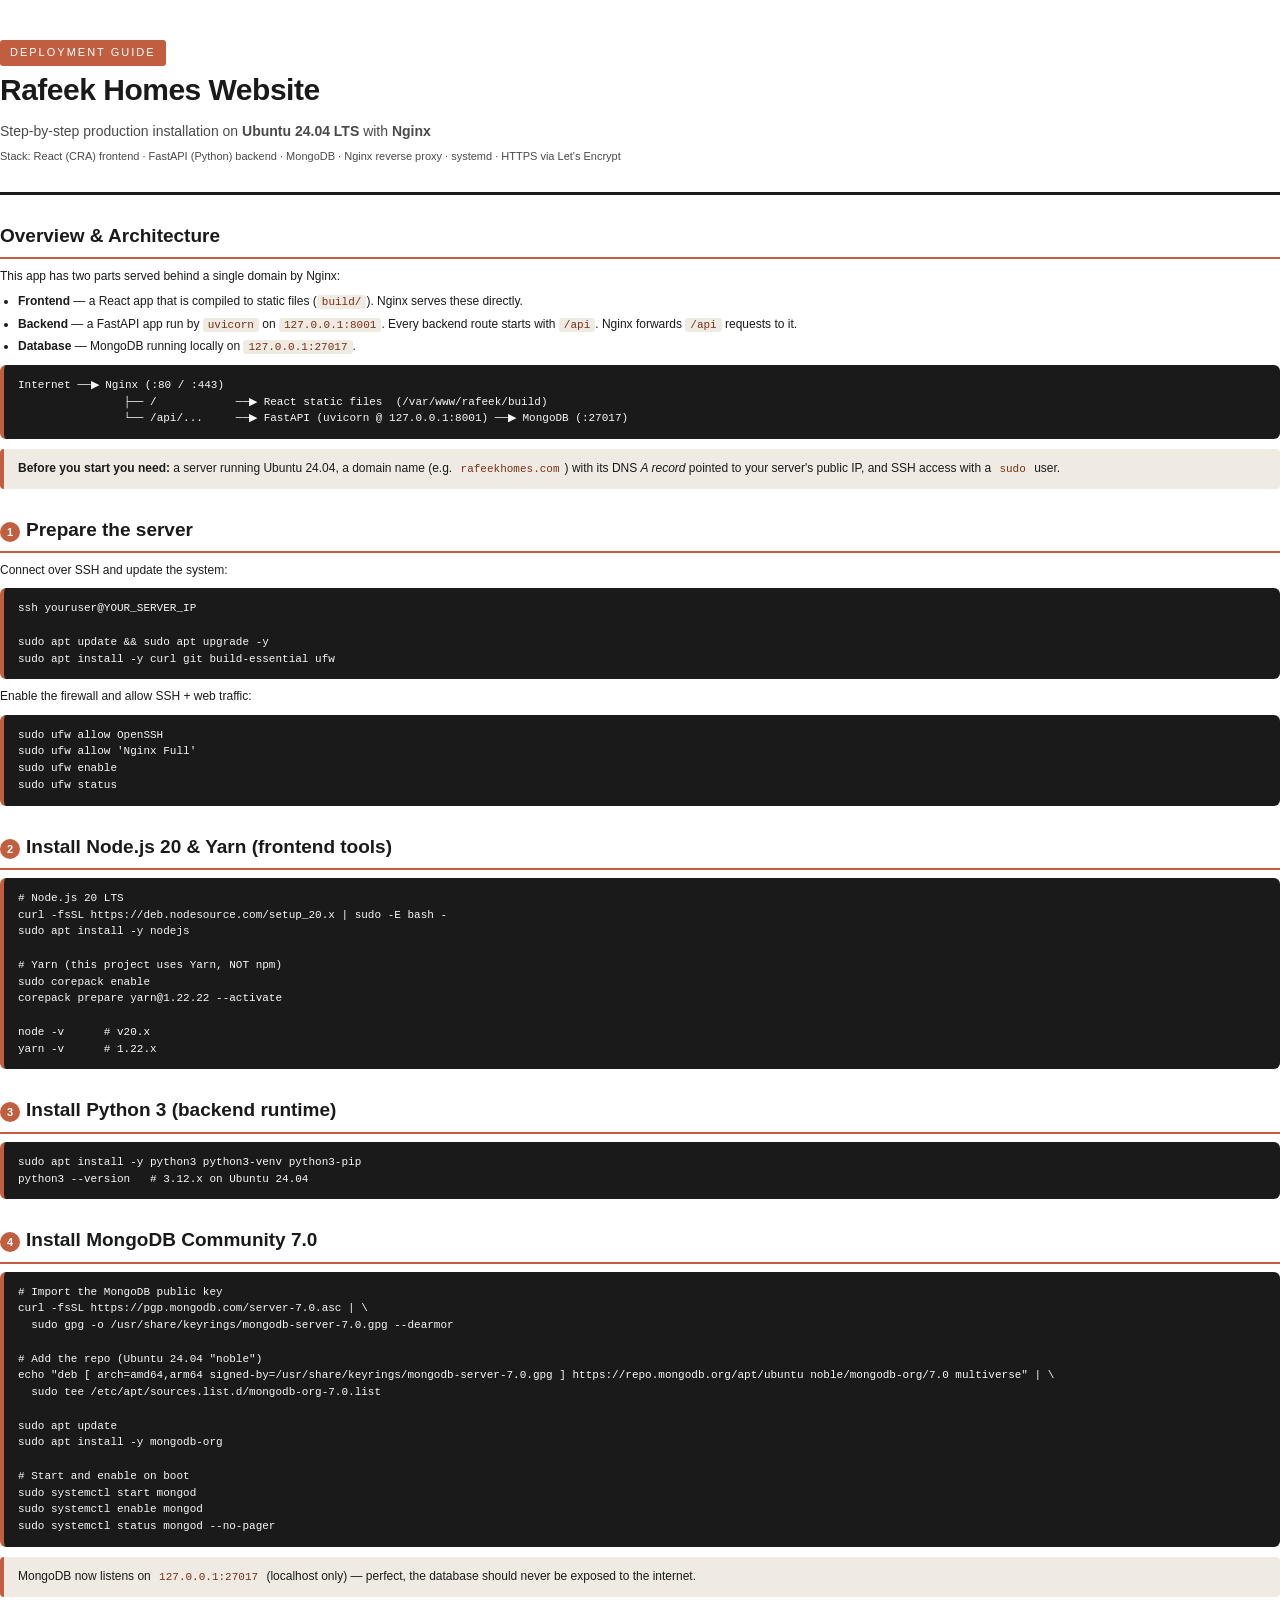
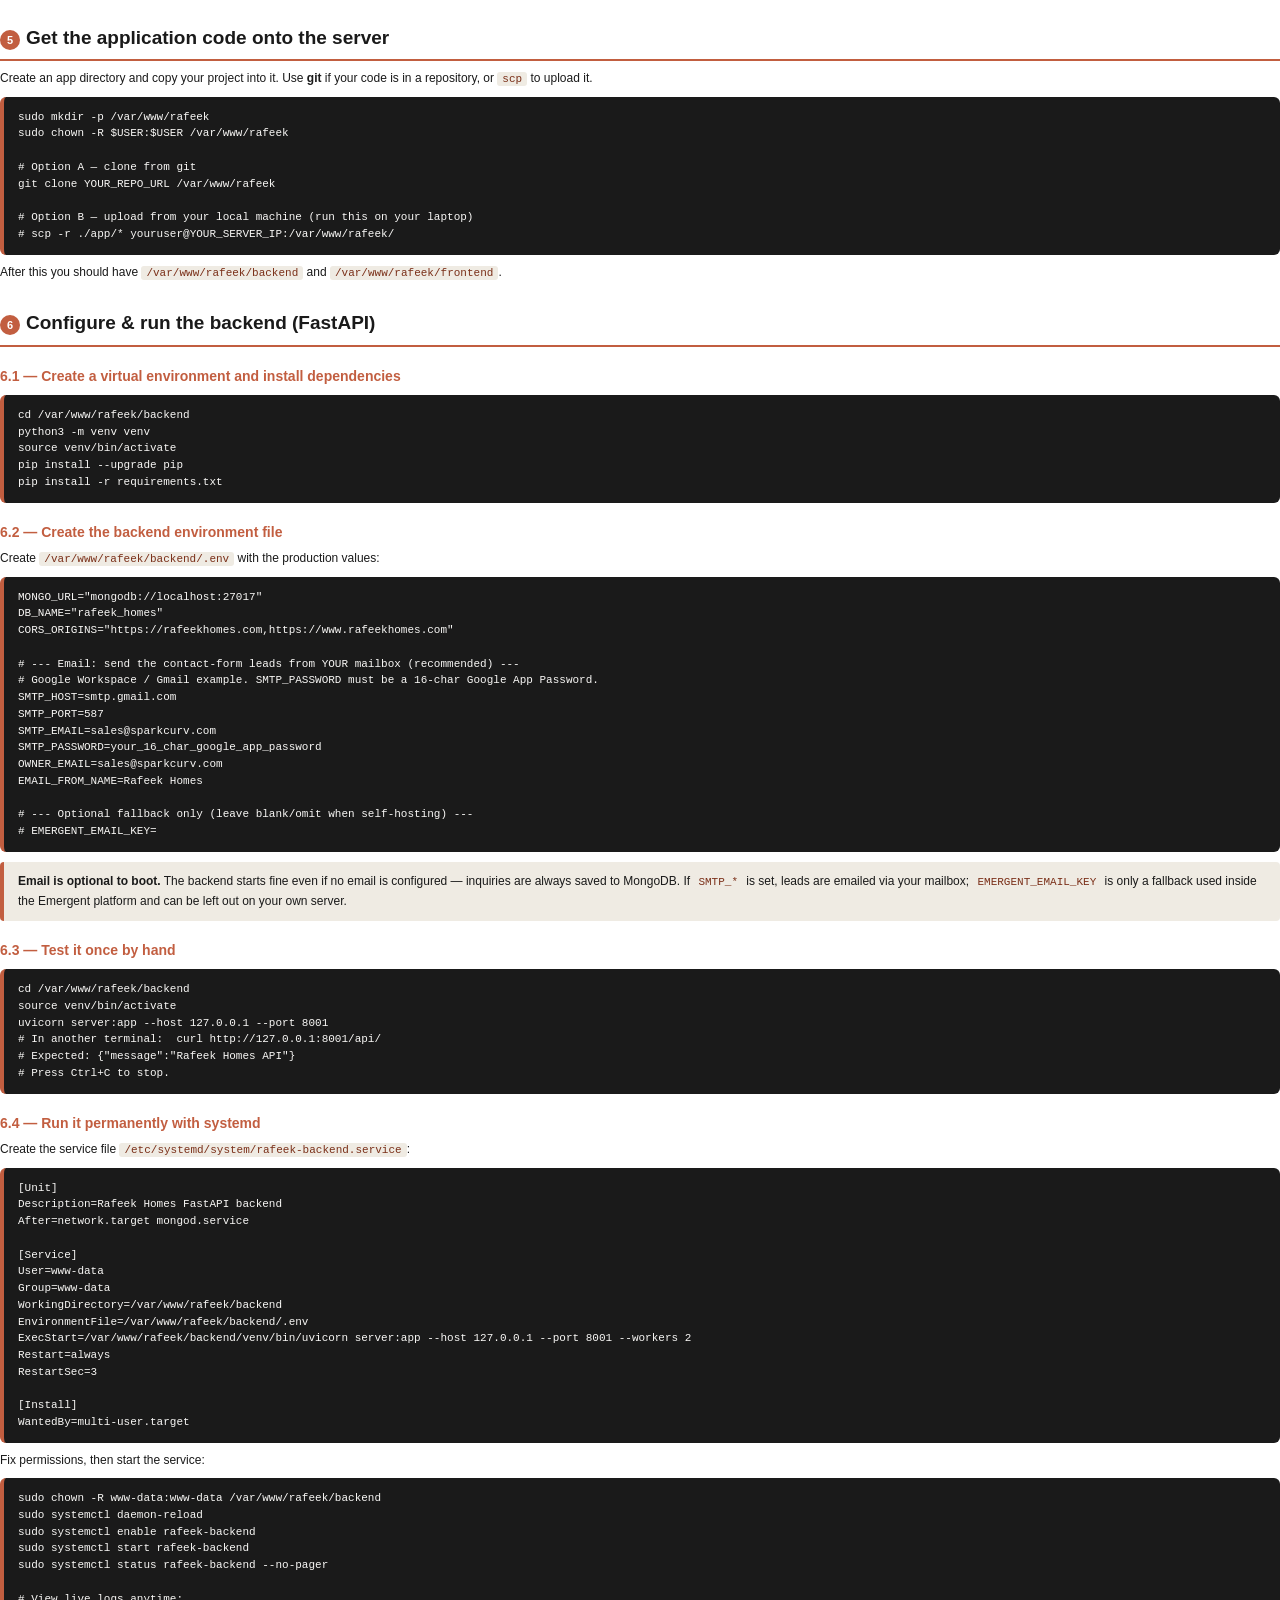
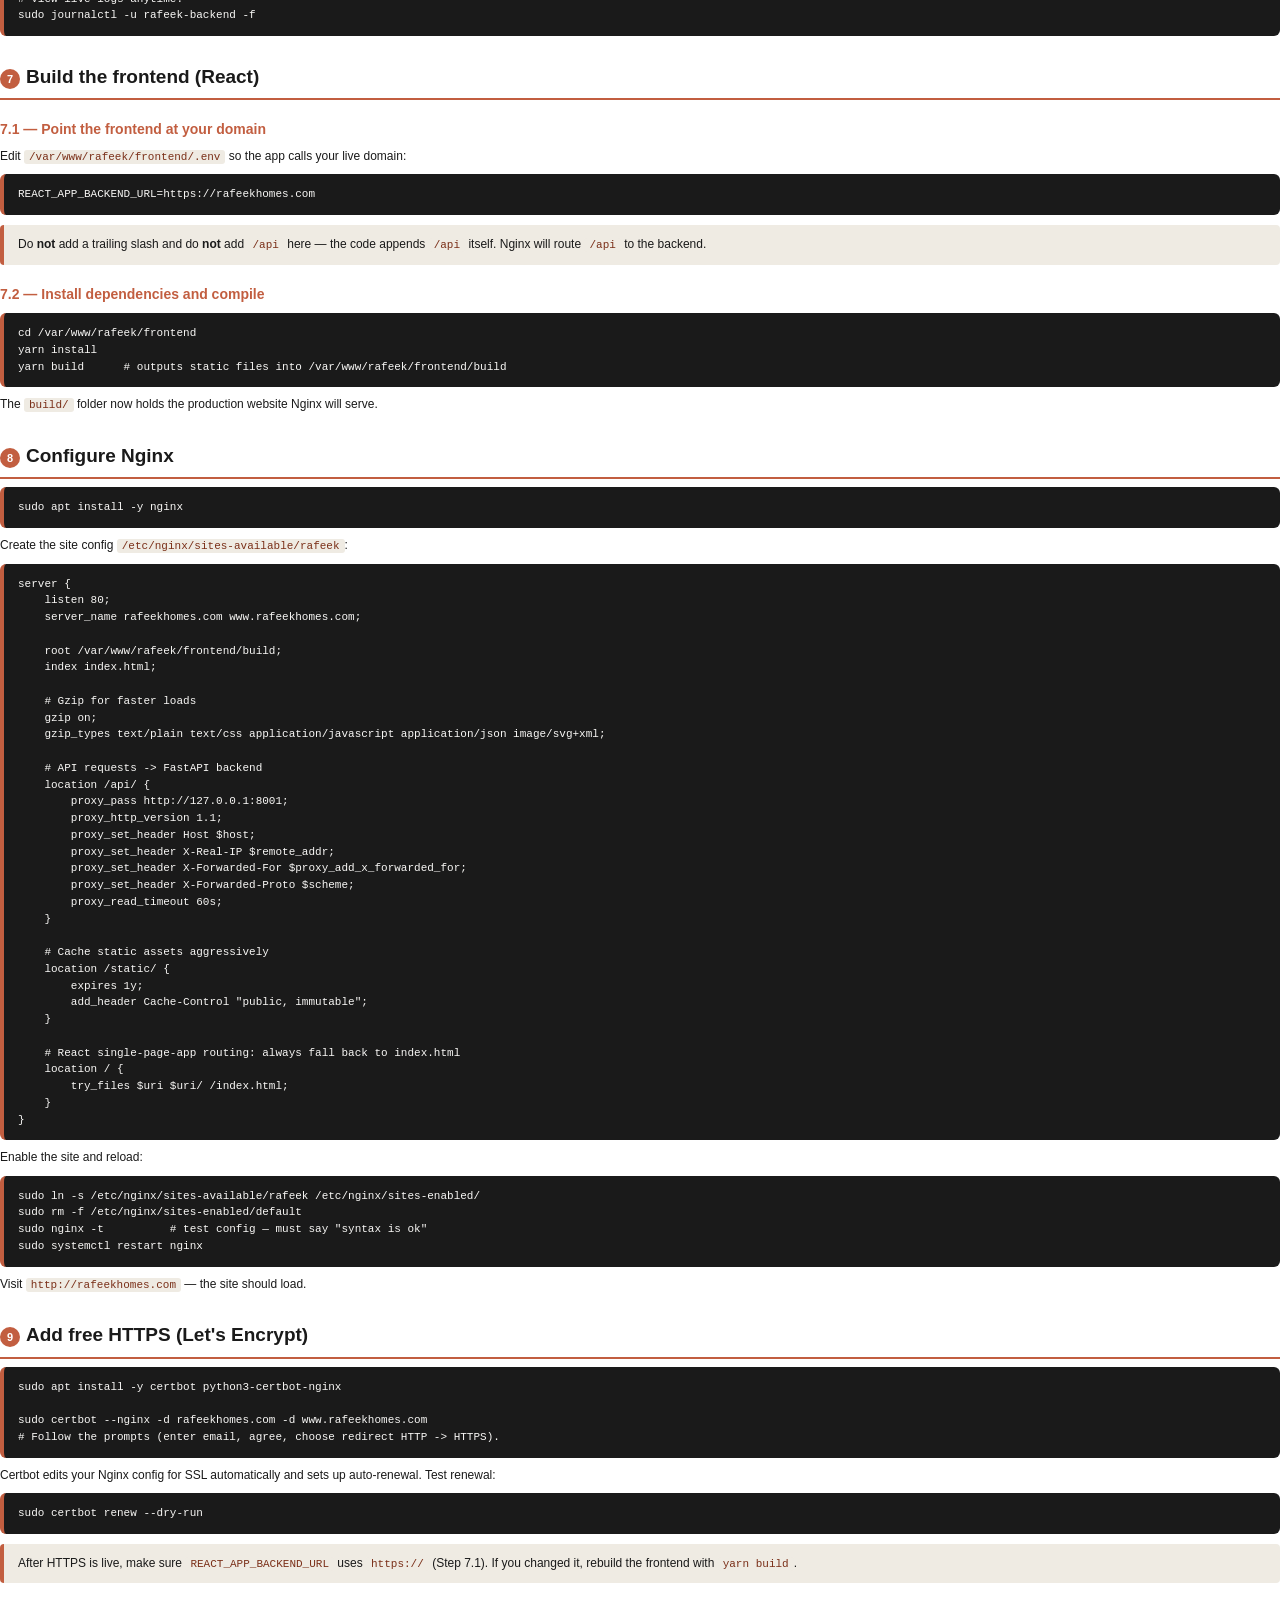
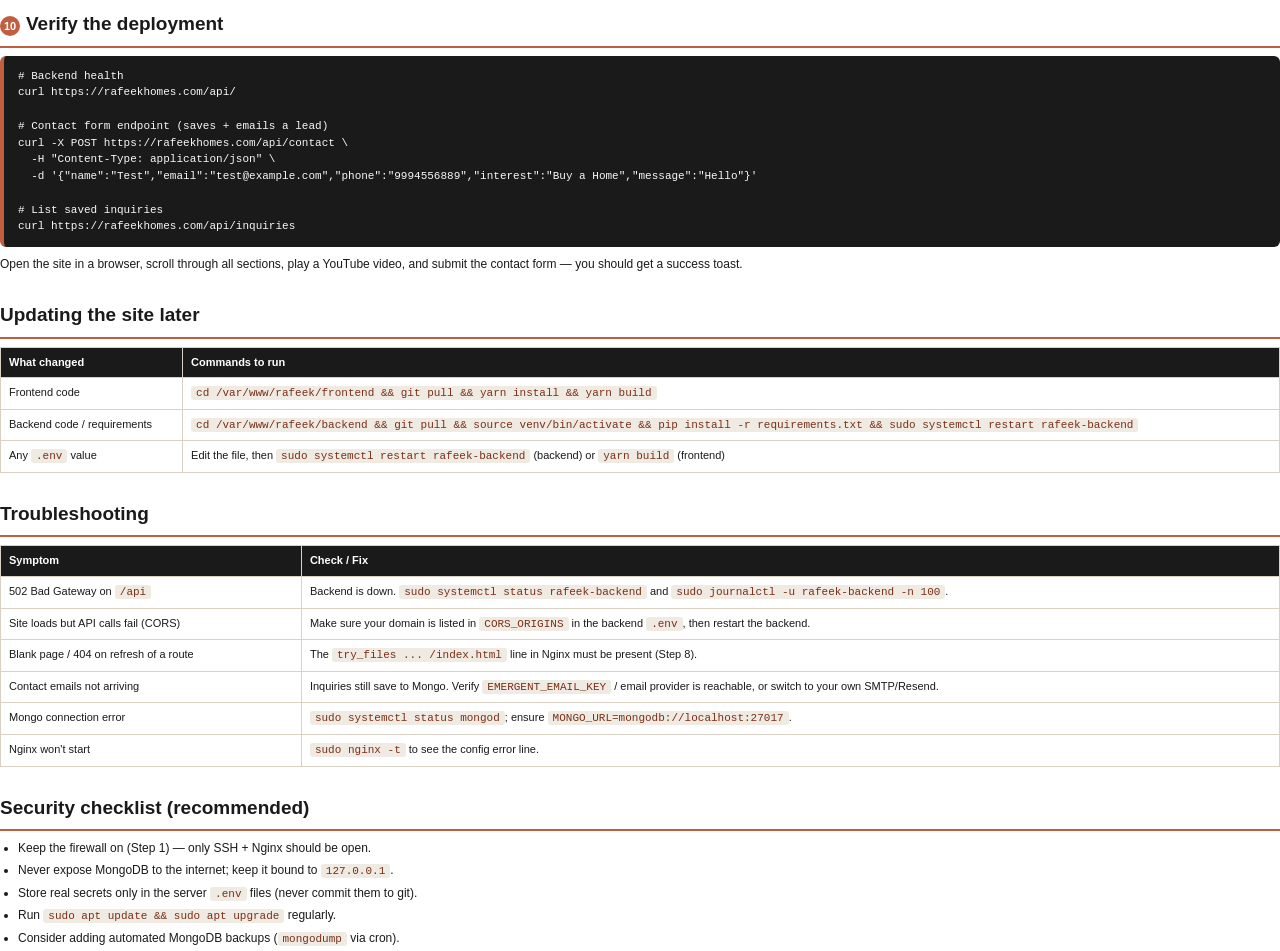
<file: deploy_guide.html>
<!doctype html>
<html lang="en">
<head>
<meta charset="utf-8" />
<title>Rafeek Homes — Deployment Guide (Ubuntu 24.04 + Nginx)</title>
<style>
  @page { size: A4; margin: 20mm 16mm; }
  * { box-sizing: border-box; }
  html { -webkit-print-color-adjust: exact; print-color-adjust: exact; }
  body {
    font-family: "Segoe UI", Arial, sans-serif;
    color: #1A1A1A;
    font-size: 12px;
    line-height: 1.6;
    margin: 0;
  }
  h1 { font-size: 30px; letter-spacing: -0.5px; margin: 0 0 6px; }
  h2 { font-size: 19px; margin: 26px 0 8px; padding-bottom: 6px; border-bottom: 2px solid #C25E40; color: #1A1A1A; page-break-after: avoid; }
  h3 { font-size: 14px; margin: 18px 0 6px; color: #C25E40; page-break-after: avoid; }
  p { margin: 6px 0; }
  code { background: #EFEBE3; padding: 1px 5px; border-radius: 3px; font-family: "Consolas", monospace; font-size: 11px; color: #7a2f18; }
  pre {
    background: #1A1A1A; color: #F9F8F6; padding: 12px 14px; border-radius: 6px;
    font-family: "Consolas", monospace; font-size: 10.5px; line-height: 1.5;
    white-space: pre-wrap; word-break: break-word; page-break-inside: avoid;
    border-left: 4px solid #C25E40; margin: 8px 0;
  }
  pre code { background: none; color: inherit; padding: 0; }
  .note { background: #EFEBE3; border-left: 4px solid #C25E40; padding: 10px 14px; border-radius: 4px; margin: 10px 0; page-break-inside: avoid; }
  .warn { background: #fff3f0; border-left: 4px solid #d9534f; padding: 10px 14px; border-radius: 4px; margin: 10px 0; page-break-inside: avoid; }
  ul, ol { margin: 6px 0 6px 18px; padding: 0; }
  li { margin: 3px 0; }
  .cover { text-align: left; padding: 40px 0 20px; border-bottom: 3px solid #1A1A1A; margin-bottom: 10px; }
  .badge { display: inline-block; background: #C25E40; color: #fff; font-size: 11px; letter-spacing: 2px; text-transform: uppercase; padding: 4px 10px; border-radius: 3px; }
  .muted { color: #4A4A4A; }
  table { width: 100%; border-collapse: collapse; margin: 8px 0; font-size: 11px; page-break-inside: avoid; }
  th, td { border: 1px solid #d8d1c4; padding: 6px 8px; text-align: left; vertical-align: top; }
  th { background: #1A1A1A; color: #fff; }
  .step { background:#C25E40; color:#fff; border-radius:50%; width:20px; height:20px; display:inline-block; text-align:center; line-height:20px; font-size:11px; margin-right:6px; }
  a { color: #7a2f18; }
</style>
</head>
<body>

<div class="cover">
  <span class="badge">Deployment Guide</span>
  <h1>Rafeek Homes Website</h1>
  <p class="muted" style="font-size:14px;margin-top:2px;">Step-by-step production installation on <strong>Ubuntu 24.04 LTS</strong> with <strong>Nginx</strong></p>
  <p class="muted" style="font-size:11px;">Stack: React (CRA) frontend &middot; FastAPI (Python) backend &middot; MongoDB &middot; Nginx reverse proxy &middot; systemd &middot; HTTPS via Let's Encrypt</p>
</div>

<h2>Overview &amp; Architecture</h2>
<p>This app has two parts served behind a single domain by Nginx:</p>
<ul>
  <li><strong>Frontend</strong> — a React app that is compiled to static files (<code>build/</code>). Nginx serves these directly.</li>
  <li><strong>Backend</strong> — a FastAPI app run by <code>uvicorn</code> on <code>127.0.0.1:8001</code>. Every backend route starts with <code>/api</code>. Nginx forwards <code>/api</code> requests to it.</li>
  <li><strong>Database</strong> — MongoDB running locally on <code>127.0.0.1:27017</code>.</li>
</ul>
<pre><code>Internet ──▶ Nginx (:80 / :443)
                ├── /            ──▶ React static files  (/var/www/rafeek/build)
                └── /api/...     ──▶ FastAPI (uvicorn @ 127.0.0.1:8001) ──▶ MongoDB (:27017)</code></pre>
<div class="note"><strong>Before you start you need:</strong> a server running Ubuntu 24.04, a domain name (e.g. <code>rafeekhomes.com</code>) with its DNS <em>A record</em> pointed to your server's public IP, and SSH access with a <code>sudo</code> user.</div>

<h2><span class="step">1</span>Prepare the server</h2>
<p>Connect over SSH and update the system:</p>
<pre><code>ssh youruser@YOUR_SERVER_IP

sudo apt update &amp;&amp; sudo apt upgrade -y
sudo apt install -y curl git build-essential ufw</code></pre>
<p>Enable the firewall and allow SSH + web traffic:</p>
<pre><code>sudo ufw allow OpenSSH
sudo ufw allow 'Nginx Full'
sudo ufw enable
sudo ufw status</code></pre>

<h2><span class="step">2</span>Install Node.js 20 &amp; Yarn (frontend tools)</h2>
<pre><code># Node.js 20 LTS
curl -fsSL https://deb.nodesource.com/setup_20.x | sudo -E bash -
sudo apt install -y nodejs

# Yarn (this project uses Yarn, NOT npm)
sudo corepack enable
corepack prepare yarn@1.22.22 --activate

node -v      # v20.x
yarn -v      # 1.22.x</code></pre>

<h2><span class="step">3</span>Install Python 3 (backend runtime)</h2>
<pre><code>sudo apt install -y python3 python3-venv python3-pip
python3 --version   # 3.12.x on Ubuntu 24.04</code></pre>

<h2><span class="step">4</span>Install MongoDB Community 7.0</h2>
<pre><code># Import the MongoDB public key
curl -fsSL https://pgp.mongodb.com/server-7.0.asc | \
  sudo gpg -o /usr/share/keyrings/mongodb-server-7.0.gpg --dearmor

# Add the repo (Ubuntu 24.04 "noble")
echo "deb [ arch=amd64,arm64 signed-by=/usr/share/keyrings/mongodb-server-7.0.gpg ] https://repo.mongodb.org/apt/ubuntu noble/mongodb-org/7.0 multiverse" | \
  sudo tee /etc/apt/sources.list.d/mongodb-org-7.0.list

sudo apt update
sudo apt install -y mongodb-org

# Start and enable on boot
sudo systemctl start mongod
sudo systemctl enable mongod
sudo systemctl status mongod --no-pager</code></pre>
<div class="note">MongoDB now listens on <code>127.0.0.1:27017</code> (localhost only) — perfect, the database should never be exposed to the internet.</div>

<h2><span class="step">5</span>Get the application code onto the server</h2>
<p>Create an app directory and copy your project into it. Use <strong>git</strong> if your code is in a repository, or <code>scp</code> to upload it.</p>
<pre><code>sudo mkdir -p /var/www/rafeek
sudo chown -R $USER:$USER /var/www/rafeek

# Option A — clone from git
git clone YOUR_REPO_URL /var/www/rafeek

# Option B — upload from your local machine (run this on your laptop)
# scp -r ./app/* youruser@YOUR_SERVER_IP:/var/www/rafeek/</code></pre>
<p>After this you should have <code>/var/www/rafeek/backend</code> and <code>/var/www/rafeek/frontend</code>.</p>

<h2><span class="step">6</span>Configure &amp; run the backend (FastAPI)</h2>
<h3>6.1 — Create a virtual environment and install dependencies</h3>
<pre><code>cd /var/www/rafeek/backend
python3 -m venv venv
source venv/bin/activate
pip install --upgrade pip
pip install -r requirements.txt</code></pre>

<h3>6.2 — Create the backend environment file</h3>
<p>Create <code>/var/www/rafeek/backend/.env</code> with the production values:</p>
<pre><code>MONGO_URL="mongodb://localhost:27017"
DB_NAME="rafeek_homes"
CORS_ORIGINS="https://rafeekhomes.com,https://www.rafeekhomes.com"

# --- Email: send the contact-form leads from YOUR mailbox (recommended) ---
# Google Workspace / Gmail example. SMTP_PASSWORD must be a 16-char Google App Password.
SMTP_HOST=smtp.gmail.com
SMTP_PORT=587
SMTP_EMAIL=sales@sparkcurv.com
SMTP_PASSWORD=your_16_char_google_app_password
OWNER_EMAIL=sales@sparkcurv.com
EMAIL_FROM_NAME=Rafeek Homes

# --- Optional fallback only (leave blank/omit when self-hosting) ---
# EMERGENT_EMAIL_KEY=</code></pre>
<div class="note"><strong>Email is optional to boot.</strong> The backend starts fine even if no email is configured — inquiries are always saved to MongoDB. If <code>SMTP_*</code> is set, leads are emailed via your mailbox; <code>EMERGENT_EMAIL_KEY</code> is only a fallback used inside the Emergent platform and can be left out on your own server.</div>

<h3>6.3 — Test it once by hand</h3>
<pre><code>cd /var/www/rafeek/backend
source venv/bin/activate
uvicorn server:app --host 127.0.0.1 --port 8001
# In another terminal:  curl http://127.0.0.1:8001/api/
# Expected: {"message":"Rafeek Homes API"}
# Press Ctrl+C to stop.</code></pre>

<h3>6.4 — Run it permanently with systemd</h3>
<p>Create the service file <code>/etc/systemd/system/rafeek-backend.service</code>:</p>
<pre><code>[Unit]
Description=Rafeek Homes FastAPI backend
After=network.target mongod.service

[Service]
User=www-data
Group=www-data
WorkingDirectory=/var/www/rafeek/backend
EnvironmentFile=/var/www/rafeek/backend/.env
ExecStart=/var/www/rafeek/backend/venv/bin/uvicorn server:app --host 127.0.0.1 --port 8001 --workers 2
Restart=always
RestartSec=3

[Install]
WantedBy=multi-user.target</code></pre>
<p>Fix permissions, then start the service:</p>
<pre><code>sudo chown -R www-data:www-data /var/www/rafeek/backend
sudo systemctl daemon-reload
sudo systemctl enable rafeek-backend
sudo systemctl start rafeek-backend
sudo systemctl status rafeek-backend --no-pager

# View live logs anytime:
sudo journalctl -u rafeek-backend -f</code></pre>

<h2><span class="step">7</span>Build the frontend (React)</h2>
<h3>7.1 — Point the frontend at your domain</h3>
<p>Edit <code>/var/www/rafeek/frontend/.env</code> so the app calls your live domain:</p>
<pre><code>REACT_APP_BACKEND_URL=https://rafeekhomes.com</code></pre>
<div class="note">Do <strong>not</strong> add a trailing slash and do <strong>not</strong> add <code>/api</code> here — the code appends <code>/api</code> itself. Nginx will route <code>/api</code> to the backend.</div>

<h3>7.2 — Install dependencies and compile</h3>
<pre><code>cd /var/www/rafeek/frontend
yarn install
yarn build      # outputs static files into /var/www/rafeek/frontend/build</code></pre>
<p>The <code>build/</code> folder now holds the production website Nginx will serve.</p>

<h2><span class="step">8</span>Configure Nginx</h2>
<pre><code>sudo apt install -y nginx</code></pre>
<p>Create the site config <code>/etc/nginx/sites-available/rafeek</code>:</p>
<pre><code>server {
    listen 80;
    server_name rafeekhomes.com www.rafeekhomes.com;

    root /var/www/rafeek/frontend/build;
    index index.html;

    # Gzip for faster loads
    gzip on;
    gzip_types text/plain text/css application/javascript application/json image/svg+xml;

    # API requests -> FastAPI backend
    location /api/ {
        proxy_pass http://127.0.0.1:8001;
        proxy_http_version 1.1;
        proxy_set_header Host $host;
        proxy_set_header X-Real-IP $remote_addr;
        proxy_set_header X-Forwarded-For $proxy_add_x_forwarded_for;
        proxy_set_header X-Forwarded-Proto $scheme;
        proxy_read_timeout 60s;
    }

    # Cache static assets aggressively
    location /static/ {
        expires 1y;
        add_header Cache-Control "public, immutable";
    }

    # React single-page-app routing: always fall back to index.html
    location / {
        try_files $uri $uri/ /index.html;
    }
}</code></pre>
<p>Enable the site and reload:</p>
<pre><code>sudo ln -s /etc/nginx/sites-available/rafeek /etc/nginx/sites-enabled/
sudo rm -f /etc/nginx/sites-enabled/default
sudo nginx -t          # test config — must say "syntax is ok"
sudo systemctl restart nginx</code></pre>
<p>Visit <code>http://rafeekhomes.com</code> — the site should load.</p>

<h2><span class="step">9</span>Add free HTTPS (Let's Encrypt)</h2>
<pre><code>sudo apt install -y certbot python3-certbot-nginx

sudo certbot --nginx -d rafeekhomes.com -d www.rafeekhomes.com
# Follow the prompts (enter email, agree, choose redirect HTTP -> HTTPS).</code></pre>
<p>Certbot edits your Nginx config for SSL automatically and sets up auto-renewal. Test renewal:</p>
<pre><code>sudo certbot renew --dry-run</code></pre>
<div class="note">After HTTPS is live, make sure <code>REACT_APP_BACKEND_URL</code> uses <code>https://</code> (Step 7.1). If you changed it, rebuild the frontend with <code>yarn build</code>.</div>

<h2><span class="step">10</span>Verify the deployment</h2>
<pre><code># Backend health
curl https://rafeekhomes.com/api/

# Contact form endpoint (saves + emails a lead)
curl -X POST https://rafeekhomes.com/api/contact \
  -H "Content-Type: application/json" \
  -d '{"name":"Test","email":"test@example.com","phone":"9994556889","interest":"Buy a Home","message":"Hello"}'

# List saved inquiries
curl https://rafeekhomes.com/api/inquiries</code></pre>
<p>Open the site in a browser, scroll through all sections, play a YouTube video, and submit the contact form — you should get a success toast.</p>

<h2>Updating the site later</h2>
<table>
  <tr><th>What changed</th><th>Commands to run</th></tr>
  <tr><td>Frontend code</td><td><code>cd /var/www/rafeek/frontend &amp;&amp; git pull &amp;&amp; yarn install &amp;&amp; yarn build</code></td></tr>
  <tr><td>Backend code / requirements</td><td><code>cd /var/www/rafeek/backend &amp;&amp; git pull &amp;&amp; source venv/bin/activate &amp;&amp; pip install -r requirements.txt &amp;&amp; sudo systemctl restart rafeek-backend</code></td></tr>
  <tr><td>Any <code>.env</code> value</td><td>Edit the file, then <code>sudo systemctl restart rafeek-backend</code> (backend) or <code>yarn build</code> (frontend)</td></tr>
</table>

<h2>Troubleshooting</h2>
<table>
  <tr><th>Symptom</th><th>Check / Fix</th></tr>
  <tr><td>502 Bad Gateway on <code>/api</code></td><td>Backend is down. <code>sudo systemctl status rafeek-backend</code> and <code>sudo journalctl -u rafeek-backend -n 100</code>.</td></tr>
  <tr><td>Site loads but API calls fail (CORS)</td><td>Make sure your domain is listed in <code>CORS_ORIGINS</code> in the backend <code>.env</code>, then restart the backend.</td></tr>
  <tr><td>Blank page / 404 on refresh of a route</td><td>The <code>try_files ... /index.html</code> line in Nginx must be present (Step 8).</td></tr>
  <tr><td>Contact emails not arriving</td><td>Inquiries still save to Mongo. Verify <code>EMERGENT_EMAIL_KEY</code> / email provider is reachable, or switch to your own SMTP/Resend.</td></tr>
  <tr><td>Mongo connection error</td><td><code>sudo systemctl status mongod</code>; ensure <code>MONGO_URL=mongodb://localhost:27017</code>.</td></tr>
  <tr><td>Nginx won't start</td><td><code>sudo nginx -t</code> to see the config error line.</td></tr>
</table>

<h2>Security checklist (recommended)</h2>
<ul>
  <li>Keep the firewall on (Step 1) — only SSH + Nginx should be open.</li>
  <li>Never expose MongoDB to the internet; keep it bound to <code>127.0.0.1</code>.</li>
  <li>Store real secrets only in the server <code>.env</code> files (never commit them to git).</li>
  <li>Run <code>sudo apt update &amp;&amp; sudo apt upgrade</code> regularly.</li>
  <li>Consider adding automated MongoDB backups (<code>mongodump</code> via cron).</li>
</ul>

<p class="muted" style="margin-top:24px;border-top:1px solid #d8d1c4;padding-top:10px;font-size:10.5px;">
Rafeek Homes &middot; Rafeek Construction, Muthu Nagar, Sivaganga - 630561 &middot; +91 99945 56889 &middot; Deployment guide for Ubuntu 24.04 LTS + Nginx.
</p>

</body>
</html>
</file>
